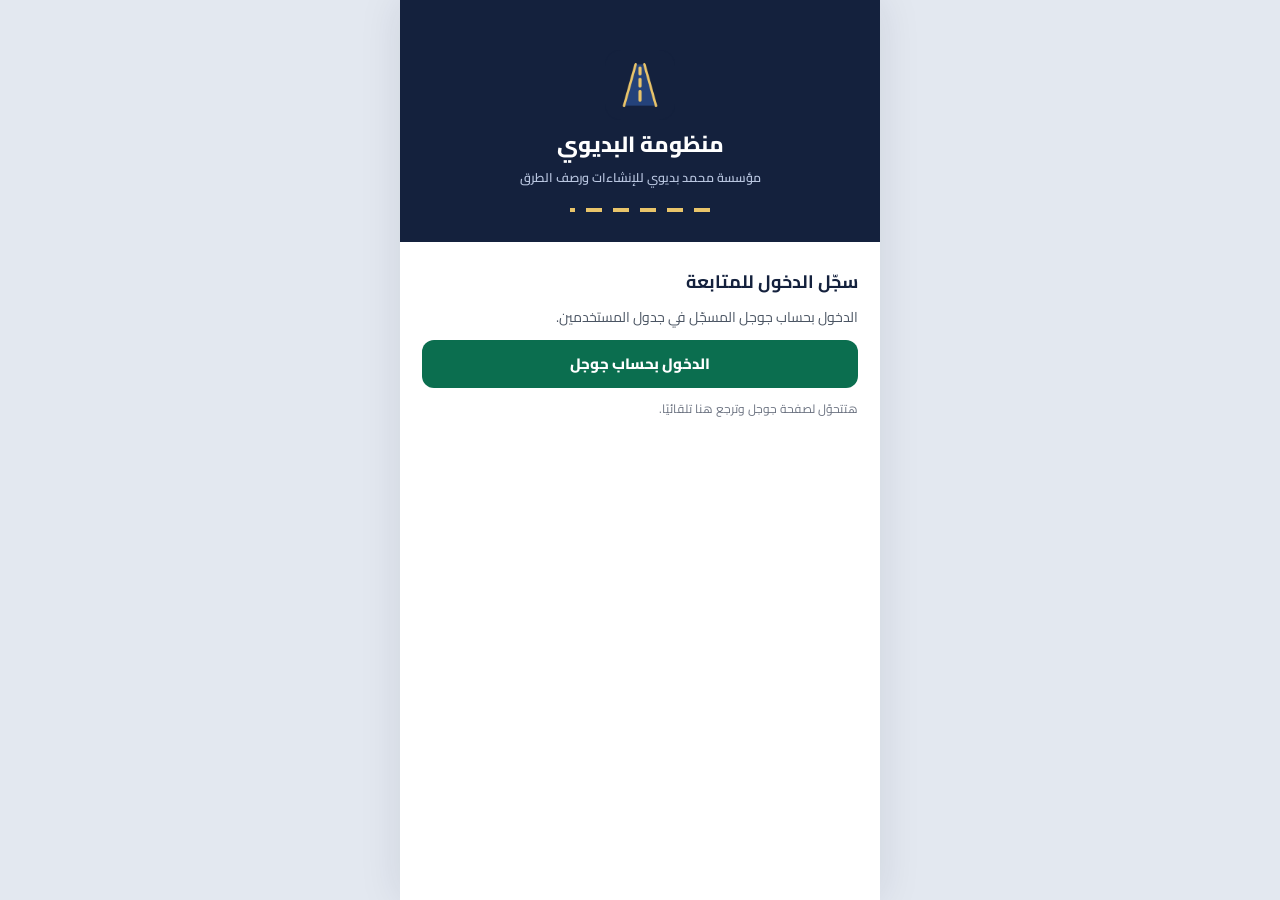
<file: index.html>
<!doctype html>
<html lang="ar" dir="rtl">
<head>
<meta charset="utf-8">
<meta name="viewport" content="width=device-width, initial-scale=1, viewport-fit=cover">
<title>منظومة البديوي</title>
<meta name="theme-color" content="#14213D">
<meta name="robots" content="noindex, nofollow">
<meta name="apple-mobile-web-app-capable" content="yes">
<meta name="apple-mobile-web-app-status-bar-style" content="black-translucent">
<meta name="apple-mobile-web-app-title" content="البديوي">
<link rel="manifest" href="manifest.webmanifest">
<link rel="icon" href="icons/icon-192.png">
<link rel="apple-touch-icon" href="icons/icon-180.png">
<link rel="preload" href="fonts/cairo-arabic-700-normal.woff2" as="font" type="font/woff2" crossorigin>
<link rel="stylesheet" href="css/fonts.css?v=7">
<link rel="stylesheet" href="css/app.css?v=7">
</head>
<body>
<div id="app" class="app">
  <div class="boot">
    <div class="boot-mark"><img src="icons/icon-192.png" alt="" width="76" height="76"></div>
    <div class="boot-name">منظومة البديوي</div>
    <div class="boot-note">جارٍ تجهيز التطبيق…</div>
  </div>
</div>
<div id="drawer-scrim" class="scrim" hidden></div>
<aside id="drawer" class="drawer" aria-label="القائمة" hidden></aside>
<div id="sheet" class="sheet" role="dialog" aria-modal="true" hidden></div>
<div id="toast" class="toast" role="status" hidden></div>
<noscript><p style="padding:24px;font-family:sans-serif">التطبيق يحتاج تشغيل JavaScript.</p></noscript>
<script src="js/config.js?v=7"></script>
<script src="js/sample.js?v=7"></script>
<script src="js/icons.js?v=7"></script>
<script src="js/pages.js?v=7"></script>
<script src="js/site.js?v=7"></script>
<script src="js/approve.js?v=7"></script>
<script src="js/finance.js?v=7"></script>
<script src="js/archive.js?v=7"></script>
<script src="js/desk.js?v=7"></script>
<script src="js/store.js?v=7"></script>
<script src="js/app.js?v=7"></script>
</body>
</html>
</file>
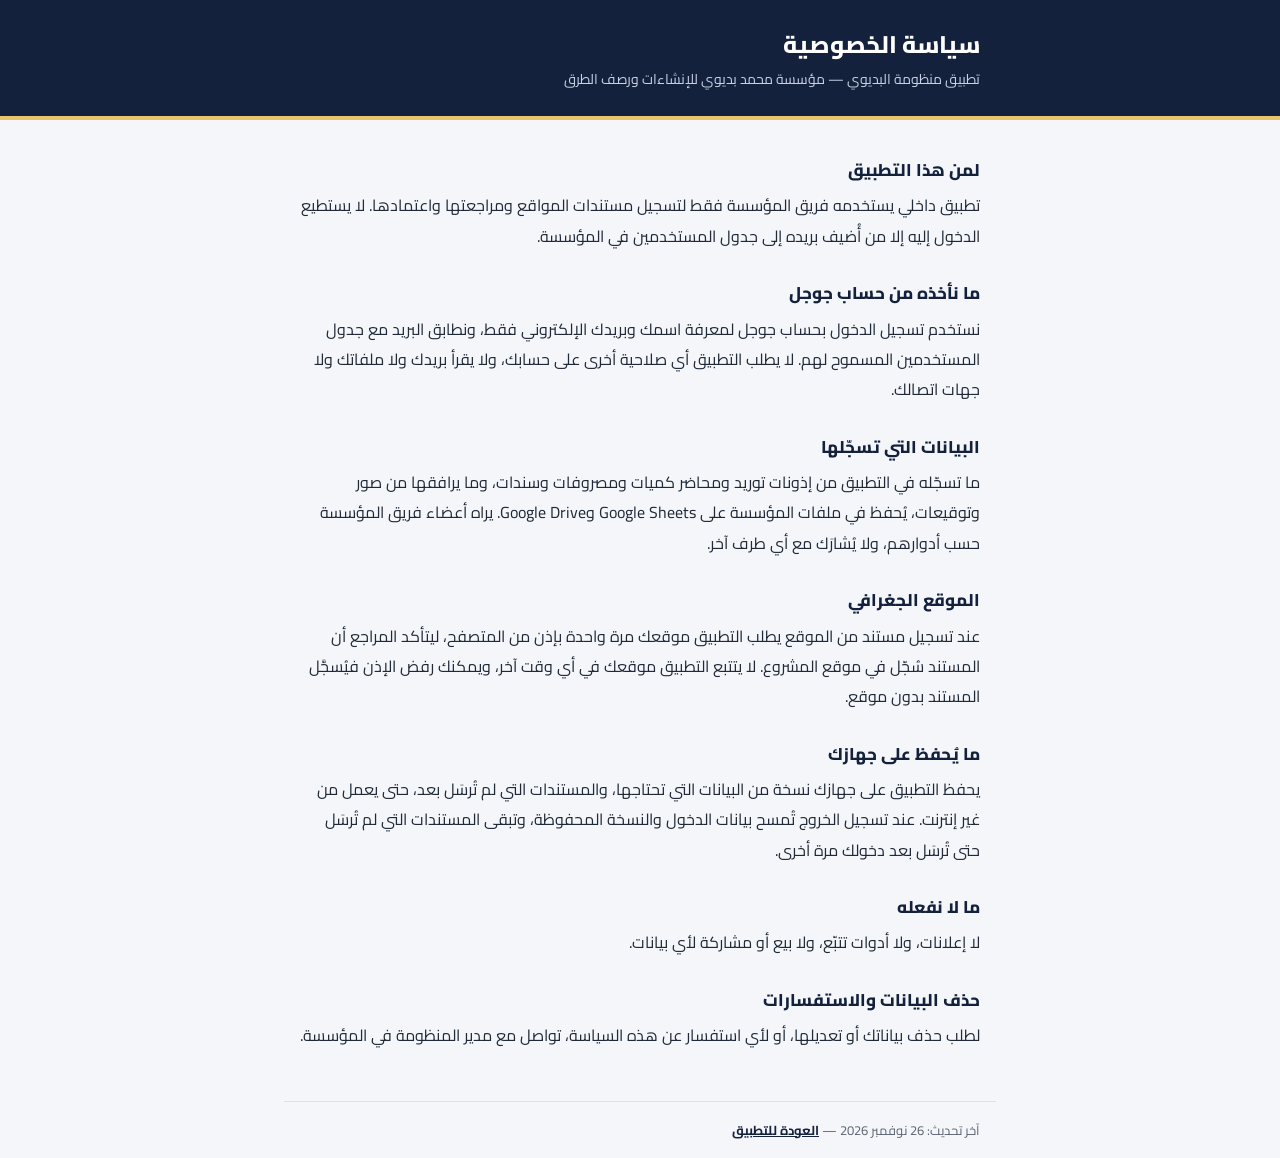
<file: privacy.html>
<!doctype html>
<html lang="ar" dir="rtl">
<head>
<meta charset="utf-8">
<meta name="viewport" content="width=device-width, initial-scale=1">
<title>سياسة الخصوصية — منظومة البديوي</title>
<link rel="stylesheet" href="css/fonts.css">
<style>
  :root { --navy: #14213D; --ink: #1F2937; --muted: #5B6472; --hair: #DCE2EC; --bg: #F4F6FA; --gold: #E9C46A; }
  html, body { margin: 0; background: var(--bg); color: var(--ink); }
  body { font-family: 'Cairo', 'Segoe UI', Tahoma, 'Noto Sans Arabic', Arial, sans-serif; font-size: 16px; line-height: 1.9; }
  header { background: var(--navy); color: #fff; padding: 28px max(16px, env(safe-area-inset-right)) 24px max(16px, env(safe-area-inset-left)); border-bottom: 4px solid var(--gold); }
  header div, main { max-width: 680px; margin: 0 auto; }
  h1 { margin: 0; font-size: 24px; font-weight: 800; line-height: 1.4; }
  header p { margin: 4px 0 0; color: #C9D2E3; font-size: 14px; }
  main { padding: 8px max(16px, env(safe-area-inset-right)) 40px max(16px, env(safe-area-inset-left)); }
  h2 { font-size: 17px; font-weight: 800; color: var(--navy); margin: 26px 0 4px; }
  p { margin: 0 0 10px; }
  footer { max-width: 680px; margin: 0 auto; padding: 16px; border-top: 1px solid var(--hair); color: var(--muted); font-size: 13px; }
  a { color: var(--navy); font-weight: 700; }
</style>
</head>
<body>
<header><div>
  <h1>سياسة الخصوصية</h1>
  <p>تطبيق منظومة البديوي — مؤسسة محمد بديوي للإنشاءات ورصف الطرق</p>
</div></header>
<main>
  <h2>لمن هذا التطبيق</h2>
  <p>تطبيق داخلي يستخدمه فريق المؤسسة فقط لتسجيل مستندات المواقع ومراجعتها واعتمادها. لا يستطيع الدخول إليه إلا من أُضيف بريده إلى جدول المستخدمين في المؤسسة.</p>

  <h2>ما نأخذه من حساب جوجل</h2>
  <p>نستخدم تسجيل الدخول بحساب جوجل لمعرفة اسمك وبريدك الإلكتروني فقط، ونطابق البريد مع جدول المستخدمين المسموح لهم. لا يطلب التطبيق أي صلاحية أخرى على حسابك، ولا يقرأ بريدك ولا ملفاتك ولا جهات اتصالك.</p>

  <h2>البيانات التي تسجّلها</h2>
  <p>ما تسجّله في التطبيق من إذونات توريد ومحاضر كميات ومصروفات وسندات، وما يرافقها من صور وتوقيعات، يُحفظ في ملفات المؤسسة على <bdi>Google Sheets</bdi> و<bdi>Google Drive</bdi>. يراه أعضاء فريق المؤسسة حسب أدوارهم، ولا يُشارَك مع أي طرف آخر.</p>

  <h2>الموقع الجغرافي</h2>
  <p>عند تسجيل مستند من الموقع يطلب التطبيق موقعك مرة واحدة بإذن من المتصفح، ليتأكد المراجع أن المستند سُجّل في موقع المشروع. لا يتتبع التطبيق موقعك في أي وقت آخر، ويمكنك رفض الإذن فيُسجَّل المستند بدون موقع.</p>

  <h2>ما يُحفظ على جهازك</h2>
  <p>يحفظ التطبيق على جهازك نسخة من البيانات التي تحتاجها، والمستندات التي لم تُرسَل بعد، حتى يعمل من غير إنترنت. عند تسجيل الخروج تُمسح بيانات الدخول والنسخة المحفوظة، وتبقى المستندات التي لم تُرسَل حتى تُرسَل بعد دخولك مرة أخرى.</p>

  <h2>ما لا نفعله</h2>
  <p>لا إعلانات، ولا أدوات تتبّع، ولا بيع أو مشاركة لأي بيانات.</p>

  <h2>حذف البيانات والاستفسارات</h2>
  <p>لطلب حذف بياناتك أو تعديلها، أو لأي استفسار عن هذه السياسة، تواصل مع مدير المنظومة في المؤسسة.</p>
</main>
<footer>آخر تحديث: 26 نوفمبر 2026 — <a href="./">العودة للتطبيق</a></footer>
</body>
</html>
</file>
<file: css/fonts.css>
/* خط Cairo — رخصة SIL OFL 1.1 (fonts/LICENSE.txt). ملفان لكل وزن: العربي واللاتيني. */
@font-face { font-family: 'Cairo'; font-style: normal; font-display: swap; font-weight: 400; src: url(../fonts/cairo-arabic-400-normal.woff2) format('woff2'); unicode-range: U+0600-06FF, U+0750-077F, U+0870-088E, U+0890-0891, U+0897-08E1, U+08E3-08FF, U+200C-200E, U+2010-2011, U+204F, U+2E41, U+FB50-FDFF, U+FE70-FE74, U+FE76-FEFC; }
@font-face { font-family: 'Cairo'; font-style: normal; font-display: swap; font-weight: 400; src: url(../fonts/cairo-latin-400-normal.woff2) format('woff2'); unicode-range: U+0000-00FF, U+0131, U+0152-0153, U+02BB-02BC, U+02C6, U+02DA, U+02DC, U+0304, U+0308, U+0329, U+2000-206F, U+20AC, U+2122, U+2191, U+2193, U+2212, U+2215, U+FEFF, U+FFFD; }
@font-face { font-family: 'Cairo'; font-style: normal; font-display: swap; font-weight: 600; src: url(../fonts/cairo-arabic-600-normal.woff2) format('woff2'); unicode-range: U+0600-06FF, U+0750-077F, U+0870-088E, U+0890-0891, U+0897-08E1, U+08E3-08FF, U+200C-200E, U+2010-2011, U+204F, U+2E41, U+FB50-FDFF, U+FE70-FE74, U+FE76-FEFC; }
@font-face { font-family: 'Cairo'; font-style: normal; font-display: swap; font-weight: 600; src: url(../fonts/cairo-latin-600-normal.woff2) format('woff2'); unicode-range: U+0000-00FF, U+0131, U+0152-0153, U+02BB-02BC, U+02C6, U+02DA, U+02DC, U+0304, U+0308, U+0329, U+2000-206F, U+20AC, U+2122, U+2191, U+2193, U+2212, U+2215, U+FEFF, U+FFFD; }
@font-face { font-family: 'Cairo'; font-style: normal; font-display: swap; font-weight: 700; src: url(../fonts/cairo-arabic-700-normal.woff2) format('woff2'); unicode-range: U+0600-06FF, U+0750-077F, U+0870-088E, U+0890-0891, U+0897-08E1, U+08E3-08FF, U+200C-200E, U+2010-2011, U+204F, U+2E41, U+FB50-FDFF, U+FE70-FE74, U+FE76-FEFC; }
@font-face { font-family: 'Cairo'; font-style: normal; font-display: swap; font-weight: 700; src: url(../fonts/cairo-latin-700-normal.woff2) format('woff2'); unicode-range: U+0000-00FF, U+0131, U+0152-0153, U+02BB-02BC, U+02C6, U+02DA, U+02DC, U+0304, U+0308, U+0329, U+2000-206F, U+20AC, U+2122, U+2191, U+2193, U+2212, U+2215, U+FEFF, U+FFFD; }
@font-face { font-family: 'Cairo'; font-style: normal; font-display: swap; font-weight: 800; src: url(../fonts/cairo-arabic-800-normal.woff2) format('woff2'); unicode-range: U+0600-06FF, U+0750-077F, U+0870-088E, U+0890-0891, U+0897-08E1, U+08E3-08FF, U+200C-200E, U+2010-2011, U+204F, U+2E41, U+FB50-FDFF, U+FE70-FE74, U+FE76-FEFC; }
@font-face { font-family: 'Cairo'; font-style: normal; font-display: swap; font-weight: 800; src: url(../fonts/cairo-latin-800-normal.woff2) format('woff2'); unicode-range: U+0000-00FF, U+0131, U+0152-0153, U+02BB-02BC, U+02C6, U+02DA, U+02DC, U+0304, U+0308, U+0329, U+2000-206F, U+20AC, U+2122, U+2191, U+2193, U+2212, U+2215, U+FEFF, U+FFFD; }
</file>
<file: css/app.css>
/* واجهة منظومة البديوي — ألوان ومقاسات «مقترح تصميم تطبيق منظومة البديوي» (لوحتا 6 و7) */
:root {
  --navy: #14213D;
  --navy-2: #1F3864;
  --navy-3: #0F1A31;
  --green: #0B6E4F;
  --green-bg: #E6F4EE;
  --green-line: #BFE3D2;
  --gold: #E9C46A;
  --gold-ink: #8A6508;
  --gold-bg: #FBF3DC;
  --gold-line: #F0DCA0;
  --red: #C00000;
  --red-ink: #9B0000;
  --red-bg: #FDECEC;
  --red-line: #F5C2C2;
  --blue-bg: #E8EDF7;
  --blue-line: #D2DBEA;
  --bg: #F4F6FA;
  --card: #FFFFFF;
  --ink: #1F2937;
  --ink-2: #374151;
  --muted: #6B7280;
  --faint: #9AA3B2;
  --line: #CCD4E0;
  --hair: #EEF1F5;
  --font: 'Cairo', 'Segoe UI', Tahoma, 'Noto Sans Arabic', Arial, sans-serif;
  --head-h: 56px;
  --nav-h: 64px;
  --sat: env(safe-area-inset-top, 0px);
  --sab: env(safe-area-inset-bottom, 0px);
}
* { box-sizing: border-box; -webkit-tap-highlight-color: transparent; }
html, body { margin: 0; min-height: 100%; background: #E3E8F0; }
body { font-family: var(--font); color: var(--ink); font-size: 15px; line-height: 1.5; -webkit-font-smoothing: antialiased; overscroll-behavior-y: none; }
button { font: inherit; color: inherit; background: none; border: 0; padding: 0; cursor: pointer; }
input, textarea, select { font: inherit; color: inherit; }
[hidden] { display: none !important; }
.ic { width: 22px; height: 22px; flex: none; }
.num { font-variant-numeric: tabular-nums; }
.ltr { direction: ltr; unicode-bidi: isolate; }
bdi { unicode-bidi: isolate; }
:focus-visible { outline: 2px solid var(--gold); outline-offset: 2px; }

.app { position: relative; max-width: 480px; min-height: 100vh; min-height: 100dvh; margin: 0 auto; background: var(--bg); display: flex; flex-direction: column; box-shadow: 0 0 40px rgba(20, 33, 61, .10); }

/* شاشة البداية */
.boot { flex: 1; min-height: 100vh; min-height: 100dvh; display: flex; flex-direction: column; align-items: center; justify-content: center; gap: 10px; background: var(--navy); color: #fff; }
.boot-mark img { width: 76px; height: 76px; display: block; }
.boot-name { font-size: 24px; font-weight: 800; margin-top: 6px; }
.boot-note { color: #B9C6E0; font-size: 13px; font-weight: 600; }
.lane { width: 140px; height: 4px; background: repeating-linear-gradient(to left, var(--gold) 0 16px, transparent 16px 27px); }

/* الرأس */
.head { position: sticky; top: 0; z-index: 30; background: var(--navy); color: #fff; padding-top: var(--sat); }
.head-row { height: var(--head-h); display: flex; align-items: center; gap: 2px; padding: 0 6px; }
.head h1 { margin: 0; font-size: 17px; font-weight: 700; flex: 1; min-width: 0; white-space: nowrap; overflow: hidden; text-overflow: ellipsis; padding-inline-start: 4px; }
.hbtn { width: 42px; height: 42px; display: grid; place-items: center; border-radius: 12px; color: #fff; position: relative; flex: none; }
.hbtn:active { background: rgba(255, 255, 255, .12); }
.hbtn.ghost { pointer-events: none; }
.h-count { position: absolute; top: 3px; inset-inline-end: 1px; min-width: 18px; height: 18px; border-radius: 9px; background: var(--gold); color: var(--navy); font-size: 11px; font-weight: 800; display: grid; place-items: center; padding: 0 4px; font-style: normal; }
.pbar { display: flex; align-items: center; gap: 7px; background: #E8EDF7; color: var(--navy); padding: 7px 14px; font-size: 12.5px; font-weight: 700; border-bottom: 1px solid #D9E0EA; }
.pbar .ic { width: 16px; height: 16px; color: var(--green); }
.pbar span { flex: 1; min-width: 0; white-space: nowrap; overflow: hidden; text-overflow: ellipsis; }
.pbar button { color: var(--navy-2); font-weight: 700; font-size: 12px; display: flex; align-items: center; gap: 2px; }
.pbar button .ic { width: 14px; height: 14px; color: inherit; }
.netbar { display: flex; align-items: center; gap: 8px; background: var(--gold-bg); color: #6B4E05; font-size: 12.5px; font-weight: 700; padding: 7px 14px; border-bottom: 1px solid var(--gold-line); }
.netbar span { flex: 1; }
.netbar button { color: var(--navy); text-decoration: underline; font-weight: 800; font-size: 12.5px; }

/* المحتوى */
.view { flex: 1; padding: 12px 12px calc(var(--nav-h) + var(--sab) + 18px); }
.view.flush { padding-inline: 0; padding-top: 0; }
.view.form-view { padding: 0 0 calc(86px + var(--sab)); background: #fff; }
.strip { display: flex; gap: 9px; align-items: flex-start; background: var(--blue-bg); border: 1px solid var(--blue-line); color: var(--navy); border-radius: 12px; padding: 9px 12px; font-size: 12.5px; line-height: 1.6; margin-bottom: 10px; }
.strip .ic { width: 18px; height: 18px; margin-top: 2px; }
.sect { display: flex; align-items: center; gap: 6px; font-size: 13.5px; font-weight: 800; color: var(--navy); margin: 14px 2px 7px; }
.sect .s { margin-inline-start: auto; font-size: 12px; color: var(--navy-2); font-weight: 700; }
.sect button.s { text-decoration: none; }
.card { background: var(--card); border: 1px solid #E1E6EE; border-radius: 14px; }
.pad { padding: 12px; }

/* التحية والأزرار الكبيرة */
.greet { display: flex; align-items: center; gap: 10px; border-inline-start: 4px solid var(--gold); padding: 10px 12px; }
.greet .g1 { font-size: 12px; color: var(--muted); font-weight: 700; }
.greet .g2 { font-size: 17px; font-weight: 800; color: var(--navy); line-height: 1.35; }
.greet .gd { margin-inline-start: auto; text-align: center; line-height: 1.3; font-size: 11.5px; color: var(--muted); font-weight: 700; }
.greet .gd b { display: block; font-size: 14px; color: var(--navy); }
.acts { display: flex; flex-direction: column; gap: 8px; margin-top: 10px; }
.act { display: flex; align-items: center; gap: 12px; border-radius: 15px; padding: 11px 14px; color: #fff; text-align: start; width: 100%; }
.act:active { filter: brightness(.95); }
.act .ai { width: 40px; height: 40px; border-radius: 12px; background: rgba(255, 255, 255, .16); display: grid; place-items: center; flex: none; }
.act .at { font-size: 15.5px; font-weight: 800; line-height: 1.35; display: block; }
.act .as { font-size: 12px; opacity: .88; line-height: 1.4; display: block; }
.act .cv { margin-inline-start: auto; opacity: .7; }
.act.green { background: var(--green); }
.act.navy { background: var(--navy); }
.act.gold { background: var(--gold); color: var(--navy); }
.act.gold .ai { background: rgba(20, 33, 61, .10); }
.minis { display: flex; gap: 8px; }
.mini { flex: 1; text-align: center; padding: 8px 6px; }
.mini b { display: block; font-size: 19px; font-weight: 800; color: var(--navy); line-height: 1.3; }
.mini span { font-size: 11.5px; color: var(--muted); font-weight: 700; }
.mini.gold b { color: var(--gold-ink); }

/* المؤشرات */
.kgrid { display: grid; grid-template-columns: 1fr 1fr; gap: 8px; }
.kpi { padding: 9px 12px; }
.kpi .kl { font-size: 12px; color: var(--muted); font-weight: 700; }
.kpi .kv { font-size: 20px; font-weight: 800; color: var(--navy); line-height: 1.3; white-space: nowrap; }
.kpi .ks { font-size: 11.5px; color: var(--muted); }
.kpi.muted .kv { color: var(--faint); }
.prog { height: 10px; border-radius: 6px; background: #E1E6EE; overflow: hidden; display: flex; }
.prog i { display: block; height: 100%; }

/* القوائم */
.list { background: #fff; border-top: 1px solid var(--hair); border-bottom: 1px solid var(--hair); }
.list.boxed { border: 1px solid #E1E6EE; border-radius: 14px; overflow: hidden; }
.row { display: flex; align-items: center; gap: 11px; padding: 10px 12px; border-bottom: 1px solid var(--hair); background: #fff; width: 100%; text-align: start; }
.row:last-child { border-bottom: 0; }
button.row:active { background: #F7F9FC; }
.ld { width: 40px; height: 40px; border-radius: 12px; display: grid; place-items: center; flex: none; }
.ld .ic { width: 20px; height: 20px; }
.t-green { background: var(--green-bg); color: var(--green); }
.t-navy { background: var(--blue-bg); color: var(--navy); }
.t-gold { background: var(--gold-bg); color: var(--gold-ink); }
.t-red { background: var(--red-bg); color: var(--red); }
.t-gray { background: #EEF0F3; color: #4B5563; }
.rm { flex: 1; min-width: 0; }
.rt, .rs, .rx { display: block; }
.rt { font-size: 14px; font-weight: 700; white-space: nowrap; overflow: hidden; text-overflow: ellipsis; }
.rs { font-size: 12.5px; color: #4B5563; white-space: nowrap; overflow: hidden; text-overflow: ellipsis; }
.rx { font-size: 11.5px; color: #8A94A8; white-space: nowrap; overflow: hidden; text-overflow: ellipsis; }
.rx.red { color: var(--red); font-weight: 700; }
.rx.gold { color: var(--gold-ink); font-weight: 700; }
.re { display: flex; flex-direction: column; align-items: flex-end; gap: 4px; flex: none; }
.amt { font-size: 13.5px; font-weight: 800; color: var(--navy); white-space: nowrap; }
.amt.red { color: var(--red); } .amt.green { color: var(--green); }
.gh { display: flex; align-items: center; gap: 8px; padding: 10px 14px 6px; font-size: 12.5px; font-weight: 800; color: var(--ink-2); }
.gh .n { background: #E1E6EE; border-radius: 999px; padding: 0 8px; font-size: 11.5px; }
.gh .s { margin-inline-start: auto; font-size: 11.5px; color: var(--muted); font-weight: 700; }
.gh.red { color: var(--red); } .gh.red .n { background: var(--red-bg); }
.gh.gold { color: var(--gold-ink); } .gh.gold .n { background: var(--gold-bg); }
.gh.green { color: var(--green); } .gh.green .n { background: var(--green-bg); }
.chip { display: inline-flex; align-items: center; gap: 4px; border-radius: 999px; padding: 1px 9px; font-size: 11.5px; font-weight: 800; white-space: nowrap; line-height: 1.7; }
.chip .ic { width: 12px; height: 12px; }
.c-reg { background: var(--gold-bg); color: var(--gold-ink); }
.c-ok { background: var(--green-bg); color: var(--green); }
.c-rej { background: var(--red-bg); color: var(--red); }
.c-void { background: #EEF0F3; color: var(--muted); }
.c-sync { background: var(--blue-bg); color: var(--navy-2); }
.c-rev { background: var(--gold-bg); color: var(--gold-ink); }
.thumb { width: 50px; height: 50px; border-radius: 11px; overflow: hidden; flex: none; border: 1px solid #E1E6EE; background: #DDE3EC; }
.thumb img, .thumb svg { width: 100%; height: 100%; object-fit: cover; display: block; }
.ra { display: flex; gap: 6px; flex: none; }
.ra button { width: 38px; height: 38px; border-radius: 50%; display: grid; place-items: center; }
.ra .y { background: var(--green-bg); color: var(--green); }
.ra .n { background: var(--red-bg); color: var(--red); }
.ra .ic { width: 18px; height: 18px; }
.tabs { display: flex; background: #fff; border-bottom: 1px solid #E1E6EE; position: sticky; top: calc(var(--head-h) + var(--sat)); z-index: 20; }
.tabs button { flex: 1; padding: 11px 0 9px; font-size: 13px; font-weight: 700; color: var(--muted); position: relative; }
.tabs button.on { color: var(--navy); }
.tabs button.on::after { content: ''; position: absolute; bottom: -1px; left: 18%; right: 18%; height: 3px; border-radius: 3px 3px 0 0; background: var(--navy); }
.tabs .cnt { display: inline-block; min-width: 18px; border-radius: 9px; background: var(--gold-bg); color: var(--gold-ink); font-size: 11px; margin-inline-start: 4px; padding: 0 5px; }
.srch { margin: 10px 12px; height: 42px; border-radius: 12px; background: #fff; border: 1px solid #D9E0EA; display: flex; align-items: center; gap: 8px; padding: 0 12px; color: #8A94A8; }
.srch input { border: 0; outline: 0; background: none; flex: 1; min-width: 0; font-size: 14px; color: var(--ink); }
.empty { text-align: center; padding: 60px 30px; color: #4B5563; font-size: 13.5px; line-height: 1.8; }
.empty b { display: block; font-size: 15.5px; color: var(--ink-2); margin-bottom: 4px; }

/* التنقل السفلي */
.nav { position: fixed; bottom: 0; left: 50%; transform: translateX(-50%); width: 100%; max-width: 480px; z-index: 30; background: #fff; border-top: 1px solid #E1E6EE; display: flex; padding-bottom: var(--sab); }
.nav button { flex: 1; height: var(--nav-h); display: flex; flex-direction: column; align-items: center; justify-content: center; gap: 3px; color: #8A94A8; font-size: 11px; font-weight: 700; position: relative; white-space: nowrap; }
.nav button .ic { width: 21px; height: 21px; }
.nav button.on { color: var(--navy); }
.nav button.on::before { content: ''; position: absolute; top: 0; width: 30px; height: 3px; border-radius: 0 0 3px 3px; background: var(--gold); }
.nav .dotc { position: absolute; top: 9px; inset-inline-start: calc(50% + 6px); min-width: 16px; height: 16px; border-radius: 8px; background: var(--gold); color: var(--navy); font-size: 10px; font-weight: 800; display: grid; place-items: center; padding: 0 3px; }
.fab { position: fixed; bottom: calc(var(--nav-h) + var(--sab) + 14px); inset-inline-end: max(16px, calc(50% - 240px + 16px)); width: 54px; height: 54px; border-radius: 17px; background: var(--green); color: #fff; display: grid; place-items: center; box-shadow: 0 8px 16px -6px rgba(11, 110, 79, .6); z-index: 25; }

/* الأزرار */
.btn { height: 48px; border-radius: 12px; display: inline-flex; align-items: center; justify-content: center; gap: 8px; font-weight: 800; font-size: 15px; padding: 0 18px; background: var(--green); color: #fff; }
.btn:disabled { background: #DCE2EA; color: #8A94A8; }
.btn.nv { background: var(--navy); }
.btn.out { background: #fff; color: var(--navy); border: 1.5px solid var(--navy); }
.btn.dng { background: #fff; color: var(--red); border: 1.5px solid var(--red); }
.btn.dngf { background: var(--red); }
.btn.gold { background: var(--gold); color: var(--navy); }
.btn.sm { height: 38px; font-size: 13.5px; border-radius: 10px; padding: 0 12px; }
.btn.wide { width: 100%; }
.btn .ic { width: 18px; height: 18px; }
.fbar { position: fixed; bottom: 0; left: 50%; transform: translateX(-50%); width: 100%; max-width: 480px; background: #fff; border-top: 1px solid #E1E6EE; padding: 10px 14px calc(12px + var(--sab)); display: flex; gap: 8px; z-index: 30; }
.fbar .btn { flex: 1; }
.fbar .btn.fit { flex: none; }

/* النماذج */
.form { padding: 12px 14px 4px; }
.fld { margin-bottom: 12px; }
.fl { font-size: 12.5px; font-weight: 700; color: var(--ink-2); margin-bottom: 5px; display: flex; align-items: center; gap: 4px; }
.fl .rq { color: var(--red); }
.fl .tag { margin-inline-start: auto; font-size: 10.5px; font-weight: 700; color: var(--navy-2); background: var(--blue-bg); border-radius: 6px; padding: 0 6px; }
.fb { min-height: 46px; border: 1px solid var(--line); border-radius: 11px; background: #fff; display: flex; align-items: center; gap: 8px; padding: 0 12px; width: 100%; text-align: start; }
.fb:focus-within { border: 2px solid var(--navy); padding: 0 11px; }
.fb input, .fb textarea { border: 0; outline: 0; background: none; flex: 1; min-width: 0; font-size: 15px; font-weight: 600; padding: 10px 0; }
.fb textarea { resize: none; min-height: 64px; line-height: 1.6; }
.fb .v { flex: 1; min-width: 0; font-weight: 600; font-size: 14.5px; white-space: nowrap; overflow: hidden; text-overflow: ellipsis; padding: 10px 0; }
.fb .v small { display: block; font-size: 11.5px; color: var(--muted); font-weight: 600; line-height: 1.3; }
.fb .plh { flex: 1; color: var(--faint); padding: 10px 0; }
.fb .u { color: #4B5563; font-weight: 800; font-size: 13px; flex: none; }
.fb .ic { color: var(--muted); width: 18px; height: 18px; }
.fb.auto { background: #F1F4F9; border-style: dashed; border-color: #B9C3D3; }
.fb.err { border: 1.5px solid var(--red); background: #FFF8F8; }
.fh { font-size: 11.5px; color: var(--muted); margin-top: 4px; line-height: 1.5; }
.fh.gold { color: var(--gold-ink); font-weight: 700; }
.fe { font-size: 11.5px; color: var(--red); margin-top: 4px; font-weight: 700; display: flex; gap: 4px; align-items: center; }
.fe .ic { width: 14px; height: 14px; }
.two { display: flex; gap: 8px; }
.two > .fld { flex: 1; min-width: 0; }
.seg { display: flex; gap: 6px; flex-wrap: wrap; }
.seg button { flex: 1 1 0; min-width: 0; height: 40px; border: 1px solid var(--line); border-radius: 10px; font-size: 13px; font-weight: 700; color: var(--ink-2); background: #fff; white-space: nowrap; padding: 0 6px; }
.seg button.on { background: var(--navy); border-color: var(--navy); color: #fff; }
.seg.g3 { display: grid; grid-template-columns: 1fr 1fr 1fr; }
.seg.g2 { display: grid; grid-template-columns: 1fr 1fr; }
.photo { position: relative; border-radius: 12px; overflow: hidden; border: 1px solid var(--line); height: 150px; background: #DDE3EC; }
.photo > img, .photo > svg { width: 100%; height: 100%; object-fit: cover; display: block; }
.photo .ov { position: absolute; bottom: 8px; inset-inline-start: 8px; background: rgba(20, 33, 61, .86); color: #fff; border-radius: 9px; padding: 3px 10px; font-size: 12px; font-weight: 700; display: flex; gap: 6px; align-items: center; }
.photo .ov .ic { width: 15px; height: 15px; }
.photo-empty { width: 100%; height: 120px; border: 1.5px dashed #9AA6B8; border-radius: 12px; background: #F8FAFC; display: flex; flex-direction: column; align-items: center; justify-content: center; gap: 3px; color: #4B5563; font-weight: 700; font-size: 13px; }
.photo-empty .ic { width: 26px; height: 26px; color: var(--navy-2); }
.photo-empty small { font-weight: 600; color: var(--muted); font-size: 11.5px; }
.photo-empty.err { border-color: var(--red); background: #FFF8F8; }
.file-in { position: absolute; width: 1px; height: 1px; opacity: 0; pointer-events: none; }
.sig { position: relative; height: 120px; border: 1px solid var(--line); border-radius: 12px; background: #fff; overflow: hidden; touch-action: none; }
.sig canvas { width: 100%; height: 100%; display: block; }
.sig .base { position: absolute; left: 20px; right: 20px; bottom: 26px; border-top: 1px dashed #D9E0EA; pointer-events: none; }
.sig .hint { position: absolute; inset: 0; display: grid; place-items: center; color: var(--faint); font-size: 13px; font-weight: 600; pointer-events: none; }
.sig .clr { position: absolute; bottom: 4px; inset-inline-start: 8px; font-size: 12px; color: var(--navy-2); font-weight: 700; display: flex; gap: 4px; align-items: center; padding: 4px; }
.sig .clr .ic { width: 15px; height: 15px; }
.sig.err { border: 1.5px solid var(--red); }
.locbox { display: flex; align-items: center; gap: 10px; border: 1px solid var(--line); border-radius: 12px; padding: 10px 12px; background: #fff; }
.locbox .ld { width: 36px; height: 36px; }
.locbox b { display: block; font-size: 13.5px; }
.locbox small { display: block; font-size: 12px; color: var(--muted); }
.locbox button { margin-inline-start: auto; color: var(--navy-2); font-weight: 800; font-size: 12.5px; }
.alert { display: flex; gap: 9px; align-items: flex-start; border-radius: 12px; padding: 9px 12px; font-size: 12.5px; line-height: 1.6; margin-bottom: 10px; }
.alert .ic { width: 17px; height: 17px; margin-top: 2px; }
.alert.warn { background: var(--gold-bg); color: #6B4E05; border: 1px solid var(--gold-line); }
.alert.ok { background: var(--green-bg); color: var(--green); border: 1px solid var(--green-line); }
.alert.err { background: var(--red-bg); color: var(--red-ink); border: 1px solid var(--red-line); }
.alert.info { background: var(--blue-bg); color: var(--navy); border: 1px solid var(--blue-line); }
.alert b { font-weight: 800; }

/* لوحة الاختيار (قائمة بحث تطلع من تحت) */
.sheet { position: fixed; inset: 0; z-index: 60; background: rgba(15, 26, 49, .55); display: flex; align-items: flex-end; justify-content: center; }
.sheet .panel { width: 100%; max-width: 480px; max-height: 86vh; max-height: 86dvh; background: var(--bg); border-radius: 20px 20px 0 0; display: flex; flex-direction: column; overflow: hidden; }
.sheet .ph { display: flex; align-items: center; gap: 8px; padding: 12px 14px 4px; }
.sheet .ph h2 { margin: 0; font-size: 16px; font-weight: 800; color: var(--navy); flex: 1; }
.sheet .ph button { width: 36px; height: 36px; border-radius: 10px; display: grid; place-items: center; color: var(--muted); }
.sheet .body { overflow-y: auto; flex: 1; padding-bottom: calc(14px + var(--sab)); }
.opt { display: flex; align-items: center; gap: 10px; width: 100%; padding: 11px 14px; border-bottom: 1px solid var(--hair); background: #fff; text-align: start; }
.opt.on { background: #EEF2F8; }
.opt .oc { color: var(--navy-2); font-weight: 800; font-size: 12.5px; flex: none; min-width: 52px; }
.opt .on2 { flex: 1; min-width: 0; font-weight: 600; font-size: 14px; }
.opt .on2 small { display: block; color: var(--muted); font-size: 11.5px; font-weight: 600; }
.opt .op { flex: none; font-weight: 800; font-size: 12.5px; color: #4B5563; }
.opt .op.red { color: var(--red); }
.opt .op.gold { color: var(--gold-ink); }
.dlg { background: #fff; border-radius: 18px; padding: 18px; width: calc(100% - 44px); max-width: 400px; margin: auto; }
.dlg h3 { margin: 0 0 6px; font-size: 16px; font-weight: 800; color: var(--navy); line-height: 1.5; }
.dlg p { margin: 0; font-size: 13.5px; color: var(--ink-2); line-height: 1.7; }
.dlg .acts2 { display: flex; gap: 8px; margin-top: 16px; }
.dlg .acts2 .btn { flex: 1; }
.sheet.center { align-items: center; }

/* القائمة الجانبية */
.scrim { position: fixed; inset: 0; background: rgba(15, 26, 49, .55); z-index: 50; }
.drawer { position: fixed; top: 0; bottom: 0; right: 0; width: min(300px, 86vw); background: #fff; z-index: 55; display: flex; flex-direction: column; overflow-y: auto; box-shadow: 0 0 30px rgba(0, 0, 0, .3); }
@media (min-width: 480px) { .drawer { right: calc(50% - 240px); } }
.dr-head { background: var(--navy); color: #fff; padding: calc(22px + var(--sat)) 18px 16px; display: flex; gap: 12px; align-items: center; }
.dr-head .mark { width: 46px; height: 46px; flex: none; }
.dr-head b { display: block; font-size: 16px; font-weight: 800; }
.dr-head small { display: block; font-size: 12px; color: #B9C6E0; }
.dr-item { display: flex; align-items: center; gap: 12px; width: 100%; padding: 11px 18px; font-size: 14px; font-weight: 600; text-align: start; }
.dr-item .ic { color: var(--navy-2); width: 20px; height: 20px; }
.dr-item small { display: block; font-size: 11.5px; color: var(--muted); font-weight: 600; }
.dr-item .end { margin-inline-start: auto; font-size: 12px; color: var(--faint); font-weight: 700; }
.dr-item:active { background: #F4F6FA; }
.dr-sep { height: 1px; background: #E1E6EE; margin: 6px 18px; }
.dr-lab { font-size: 11.5px; font-weight: 800; color: var(--muted); padding: 6px 18px 2px; }
.roles { display: grid; grid-template-columns: 1fr 1fr; gap: 6px; padding: 4px 18px 8px; }
.roles button { border: 1px solid var(--line); border-radius: 10px; padding: 7px 6px; font-size: 12.5px; font-weight: 700; color: var(--ink-2); }
.roles button.on { background: var(--navy); border-color: var(--navy); color: #fff; }
.dr-meta { padding: 10px 18px 18px; font-size: 11px; color: var(--faint); margin-top: auto; }

/* إعدادات وتفاصيل */
.lrow { display: flex; align-items: center; gap: 12px; padding: 12px 14px; border-bottom: 1px solid var(--hair); font-size: 14px; font-weight: 600; background: #fff; width: 100%; text-align: start; }
.lrow:last-child { border-bottom: 0; }
.lrow .ic { color: var(--navy-2); }
.lrow small { display: block; font-size: 11.5px; color: var(--muted); font-weight: 600; }
.lrow .e { margin-inline-start: auto; }
.tgl { width: 44px; height: 26px; border-radius: 13px; background: var(--green); position: relative; flex: none; margin-inline-start: auto; }
.tgl::after { content: ''; position: absolute; top: 3px; inset-inline-end: 3px; width: 20px; height: 20px; border-radius: 50%; background: #fff; transition: inset-inline-end .15s; }
.tgl.off { background: #CCD4E0; }
.tgl.off::after { inset-inline-end: 21px; }
.kv2 { display: grid; grid-template-columns: 1fr 1fr; gap: 8px 14px; }
.kv2 .k { font-size: 11.5px; color: var(--muted); font-weight: 700; }
.kv2 .v { font-size: 14.5px; font-weight: 800; color: var(--navy); }
.dhero { height: 210px; position: relative; background: #C9D1DC; }
.dhero > img, .dhero > svg { width: 100%; height: 100%; object-fit: cover; display: block; }
.dhero .ov { position: absolute; bottom: 9px; inset-inline-end: 10px; background: rgba(20, 33, 61, .82); color: #fff; border-radius: 9px; padding: 3px 10px; font-size: 12px; font-weight: 700; display: flex; gap: 6px; align-items: center; }
.dhero .ov .ic { width: 15px; height: 15px; }
.tlx { position: relative; padding-inline-start: 22px; }
.tlx::before { content: ''; position: absolute; inset-inline-start: 7px; top: 8px; bottom: 12px; width: 2px; background: #D9E0EA; }
.tlx .st { position: relative; padding-bottom: 10px; }
.tlx .st::before { content: ''; position: absolute; inset-inline-start: -21px; top: 6px; width: 12px; height: 12px; border-radius: 50%; background: var(--navy); border: 2px solid #fff; box-shadow: 0 0 0 1px var(--navy); }
.tlx .st.ok::before { background: var(--green); box-shadow: 0 0 0 1px var(--green); }
.tlx .st.rej::before { background: var(--red); box-shadow: 0 0 0 1px var(--red); }
.tlx .a { font-size: 13px; font-weight: 700; }
.tlx .b { font-size: 11.5px; color: var(--muted); }
button.dhero { display: block; width: 100%; }
.dmeta { display: flex; align-items: center; gap: 8px; flex-wrap: wrap; font-size: 12.5px; color: var(--muted); font-weight: 700; }
.dtitle { font-size: 17px; font-weight: 800; color: var(--navy); margin: 8px 0 10px; line-height: 1.45; }
.lockt { display: inline-flex; gap: 4px; align-items: center; font-size: 12px; }
.lockt .ic { width: 14px; height: 14px; }
.who { font-size: 12.5px; color: #4B5563; display: flex; gap: 6px; align-items: center; margin-top: 4px; }
.who .ic { width: 16px; height: 16px; color: var(--navy-2); }
.rmain { display: flex; align-items: center; gap: 11px; flex: 1; min-width: 0; text-align: start; }
.row > .cv .ic { width: 18px; height: 18px; }
.zoomwrap { width: 100%; max-width: 480px; padding: 12px; }
.zoom { border-radius: 12px; overflow: hidden; background: #0F1A31; }
.zoom img { display: block; width: 100%; max-height: 78vh; max-height: 78dvh; object-fit: contain; }
.zoom svg { display: block; width: 100%; height: auto; aspect-ratio: 16 / 9; }
.lines .ln { display: flex; gap: 8px; padding: 7px 0; border-bottom: 1px solid var(--hair); font-size: 12.5px; }
.lines .ln span { flex: 1; }
.lines .ln b { color: var(--navy); }

/* الكروت العامة للصفحات */
.pg-sec { margin-bottom: 14px; }
.pg-sec h3 { margin: 6px 2px 8px; font-size: 14px; font-weight: 800; color: var(--navy); display: flex; gap: 8px; align-items: center; }
.pg-sec h3 .ic { width: 18px; height: 18px; color: var(--navy-2); }
.pg { display: flex; align-items: center; gap: 10px; padding: 10px 12px; width: 100%; text-align: start; border-bottom: 1px solid var(--hair); background: #fff; }
.pg:last-child { border-bottom: 0; }
.pg .pc { flex: none; min-width: 34px; height: 26px; border-radius: 8px; background: var(--navy); color: var(--gold); font-weight: 800; font-size: 12.5px; display: grid; place-items: center; }
.pg .pn { flex: 1; min-width: 0; font-weight: 700; font-size: 14px; }
.pg .pn small { display: block; color: var(--muted); font-size: 11.5px; font-weight: 600; }
.pg .soon { font-size: 11px; font-weight: 800; color: var(--muted); background: #EEF0F3; border-radius: 999px; padding: 1px 8px; }
.pg.dim .pc { background: #CCD4E0; color: #fff; }

/* رسالة سريعة */
.toast { position: fixed; bottom: calc(var(--nav-h) + var(--sab) + 18px); left: 50%; transform: translateX(-50%); width: calc(100% - 28px); max-width: 452px; background: #243047; color: #fff; border-radius: 12px; padding: 12px 14px; font-size: 13.5px; font-weight: 600; z-index: 70; box-shadow: 0 10px 24px -10px rgba(0, 0, 0, .5); }

/* تسجيل الدخول */
.login { min-height: 100vh; min-height: 100dvh; display: flex; flex-direction: column; background: #fff; }
.login .top { background: var(--navy); color: #fff; padding: calc(50px + var(--sat)) 24px 30px; display: flex; flex-direction: column; align-items: center; gap: 8px; }
.login .top img { width: 70px; height: 70px; }
.login .top b { font-size: 22px; font-weight: 800; }
.login .top small { color: #B9C6E0; font-size: 12.5px; font-weight: 600; }
.login .box { padding: 26px 22px; display: flex; flex-direction: column; gap: 12px; }
.login .box h2 { margin: 0; font-size: 18px; color: var(--navy); }
.login .box p { margin: 0; color: #4B5563; font-size: 14px; }
.login-err { background: var(--red-bg); color: var(--red-ink); border-radius: 12px; padding: 10px 12px; font-size: 13px; font-weight: 600; }
.skeleton { background: linear-gradient(90deg, #E8ECF2 25%, #F1F4F8 50%, #E8ECF2 75%); background-size: 200% 100%; animation: sk 1.2s infinite; border-radius: 14px; height: 70px; margin-bottom: 10px; }
@keyframes sk { from { background-position: 200% 0; } to { background-position: -200% 0; } }
@media (prefers-reduced-motion: reduce) { .skeleton { animation: none; } .tgl::after { transition: none; } }

/* ---------- المرحلة التانية: المستخلصات والسندات والأطراف واللوحة ---------- */
.c-draft { background: var(--blue-bg); color: var(--navy-2); }
.view.withbar { padding-bottom: calc(86px + var(--sab)); }
.netl { display: flex; justify-content: space-between; align-items: baseline; gap: 10px; margin-top: 10px; padding-top: 10px; border-top: 1px solid var(--hair); font-weight: 800; color: var(--navy); font-size: 13.5px; }
.netl b { font-size: 19px; white-space: nowrap; }
.steps2 { display: grid; grid-template-columns: 1fr 1fr; gap: 8px; margin-top: 10px; }
.step { border-radius: 12px; padding: 8px 10px; font-size: 12px; line-height: 1.55; border: 1px solid; }
.step b { display: flex; align-items: center; gap: 5px; font-size: 13px; }
.step b .ic { width: 15px; height: 15px; flex: none; }
.step.done { background: var(--green-bg); border-color: var(--green-line); color: var(--green); }
.step.wait { background: var(--gold-bg); border-color: var(--gold-line); color: var(--gold-ink); }
.step.idle { background: #F4F6FA; border-color: #E1E6EE; color: var(--muted); }
.lines .ln { align-items: baseline; }
.lines .ln:last-child { border-bottom: 0; }
.lines .ln small { display: block; color: var(--muted); font-size: 11.5px; font-weight: 600; }
.lines .ln b { white-space: nowrap; }
.lines .ln b.red { color: var(--red); }
.kv3 { display: grid; grid-template-columns: repeat(3, minmax(0, 1fr)); gap: 8px 10px; }
.kv3 .k { font-size: 11.5px; color: var(--muted); font-weight: 700; }
.kv3 .v { font-size: 13.5px; font-weight: 800; color: var(--navy); white-space: nowrap; overflow: hidden; text-overflow: ellipsis; }
.bal { font-size: 13.5px; font-weight: 800; white-space: nowrap; color: var(--navy); }
.bal.green { color: var(--green); } .bal.red { color: var(--red); } .bal.gray { color: var(--muted); }
.ball { display: block; font-size: 11px; color: var(--muted); font-weight: 700; text-align: end; white-space: nowrap; }
.balbig { display: flex; justify-content: space-between; align-items: flex-start; margin-top: 10px; padding-top: 10px; border-top: 1px solid var(--hair); }
.balbig > span:first-child { font-size: 12.5px; font-weight: 800; color: var(--ink-2); }
.balbig .bal { font-size: 18px; }
.pcard { display: flex; gap: 12px; align-items: center; }
.pcard .pn { font-size: 17px; font-weight: 800; color: var(--navy); line-height: 1.35; }
.pcard .pt { font-size: 12px; color: var(--muted); font-weight: 700; }
.pact { display: flex; gap: 8px; margin-top: 12px; }
.pact .btn { flex: 1; text-decoration: none; }
.hrow { display: flex; align-items: center; justify-content: space-between; gap: 10px; padding: 9px 0; border-bottom: 1px solid var(--hair); font-size: 13px; width: 100%; text-align: start; }
.hrow:last-child { border-bottom: 0; }
.hrow > span { font-weight: 700; color: var(--ink-2); }
.hrow > b { white-space: nowrap; color: var(--navy); }
.gbtn { width: 100%; text-align: start; background: #fff; border-top: 1px solid var(--hair); padding-bottom: 10px; }
.gbtn .s { display: inline-flex; align-items: center; gap: 2px; color: var(--navy-2); }
.gbtn .s .ic { width: 14px; height: 14px; }
.gnote { text-align: center; font-size: 12px; color: var(--faint); padding: 4px 10px 14px; }
.sumc { padding: 10px 12px; border-color: var(--blue-line); background: var(--blue-bg); margin-bottom: 12px; }
.sumc .sh { font-size: 12px; font-weight: 700; color: var(--navy-2); }
.sumc .sn { font-size: 21px; font-weight: 800; color: var(--navy); line-height: 1.4; }
.sumc .sn small { font-size: 12px; color: var(--muted); font-weight: 700; margin-inline-start: 6px; }
.sumc .sf { display: flex; align-items: center; justify-content: space-between; gap: 8px; flex-wrap: wrap; font-size: 12.5px; color: var(--ink-2); }
.sumc .sf b { color: var(--navy); }
.sumc .sf button { color: var(--navy-2); font-weight: 800; text-decoration: underline; font-size: 12.5px; }
.sumc .lines { margin-top: 8px; background: #fff; border-radius: 10px; padding: 0 10px; }
.upd { display: flex; align-items: center; gap: 6px; font-size: 12px; color: var(--muted); font-weight: 700; margin: 0 2px 10px; }
.upd .ic { width: 14px; height: 14px; }
/* أعمدة أفقية: لون واحد، 10 بكسل، طرف البيانات مدوّر 4 بكسل والقاعدة مربعة (القاعدة يمين في العربي) */
.bars { display: flex; flex-direction: column; gap: 10px; }
.bar { display: grid; grid-template-columns: minmax(0, 1fr) auto; gap: 3px 10px; align-items: center; font-size: 12.5px; }
.bar .bl { font-weight: 700; color: var(--ink-2); white-space: nowrap; overflow: hidden; text-overflow: ellipsis; }
.bar .bv { font-weight: 800; color: var(--navy); white-space: nowrap; }
.bar .bt { grid-column: 1 / -1; height: 10px; }
.bar .bt i { display: block; height: 100%; background: var(--navy-2); border-start-end-radius: 4px; border-end-end-radius: 4px; }
.dnote { font-size: 11.5px; color: var(--muted); margin-top: 10px; line-height: 1.6; }

/* PDF المستخلص (6.1) */
.pdfrow { display: flex; align-items: center; gap: 10px; width: 100%; text-align: start; font-size: 13.5px; font-weight: 700; color: var(--ink); padding: 2px 0; }
.pdfrow .ic { width: 20px; height: 20px; color: var(--navy); flex: none; }
.pdfrow small { display: block; font-size: 12px; font-weight: 400; color: var(--muted); margin-top: 2px; }

/* أرشيف المستندات (5.3) */
.srch { display: flex; align-items: center; gap: 8px; background: #fff; border: 1px solid #DCE2EC; border-radius: 12px; padding: 0 12px; margin: 2px 0 12px; }
.srch .ic { width: 18px; height: 18px; color: var(--muted); flex: none; }
.srch input { flex: 1; min-width: 0; border: 0; outline: 0; background: transparent; font: inherit; font-size: 14px; padding: 11px 0; color: var(--ink); }
.srch:focus-within { border-color: var(--navy); box-shadow: 0 0 0 3px rgba(20, 33, 61, .12); }
.arcs { display: grid; grid-template-columns: repeat(2, minmax(0, 1fr)); gap: 10px; margin: 6px 0 14px; }
.arc { display: flex; flex-direction: column; background: #fff; border: 1px solid #E1E6EE; border-radius: 12px; overflow: hidden; text-align: start; padding: 0; }
.arc .th { display: block; aspect-ratio: 4 / 3; background: #DCE2EC; overflow: hidden; }
.arc .th img, .arc .th svg { display: block; width: 100%; height: 100%; object-fit: cover; }
.arc .tx { display: block; padding: 8px 10px 10px; font-size: 13px; }
.arc .tx b { font-weight: 800; color: var(--ink); margin-inline-end: 6px; }
.arc .tx .chip { transform: scale(.88); transform-origin: right center; }
.arc .tx small { display: block; color: var(--muted); font-size: 11.5px; line-height: 1.5; overflow: hidden; text-overflow: ellipsis; white-space: nowrap; }
.arc:focus-visible { outline: 3px solid var(--navy); outline-offset: 2px; }
.zcap { background: #fff; border-radius: 12px; padding: 10px 12px; margin: 8px 0; font-size: 13px; color: var(--ink-2); line-height: 1.7; }
.zcap b { display: block; color: var(--ink); font-size: 14px; }
@media (min-width: 700px) { .arcs { grid-template-columns: repeat(3, minmax(0, 1fr)); } }

/* العرض على الكمبيوتر (5.2): على الموبايل الأجزاء تحت بعض، ومن 1024 بكسل ثلاث أعمدة بطول الشاشة */
.desk { display: flex; flex-direction: column; gap: 10px; padding: 10px 10px calc(var(--nav-h) + var(--sab) + 16px); }
.dk-side { display: flex; gap: 6px; overflow-x: auto; scrollbar-width: none; padding: 1px; }
.dk-side::-webkit-scrollbar { display: none; }
.dk-side button { flex: none; display: flex; align-items: center; gap: 7px; min-height: 40px; padding: 0 12px; border-radius: 10px; background: #fff; border: 1px solid #DCE2EC; font-size: 13.5px; font-weight: 700; color: var(--ink-2); white-space: nowrap; text-align: start; }
.dk-side button .ic { width: 18px; height: 18px; color: var(--muted); }
.dk-side button span { flex: 1; }
.dk-side button i { font-style: normal; font-size: 11.5px; font-weight: 800; min-width: 22px; height: 20px; padding: 0 6px; border-radius: 10px; background: var(--hair); color: var(--ink-2); display: grid; place-items: center; font-variant-numeric: tabular-nums; }
.dk-side button.on { background: var(--navy); border-color: var(--navy); color: #fff; }
.dk-side button.on .ic { color: var(--gold); }
.dk-side button.on i { background: var(--gold); color: var(--navy); }
.dk-side hr, .dk-side hr ~ button { display: none; }
.dk-main, .dk-det { background: #fff; border: 1px solid #E1E6EE; border-radius: 14px; min-width: 0; }
.dk-main { display: flex; flex-direction: column; overflow: hidden; }
.dk-bar { display: flex; flex-wrap: wrap; align-items: center; gap: 8px 10px; padding: 10px 12px; border-bottom: 1px solid var(--hair); }
.dk-bar h2 { margin: 0; font-size: 16px; font-weight: 800; color: var(--navy); flex: 1 1 100%; }
.dk-bar h2 span { color: var(--muted); font-weight: 700; font-size: 13px; margin-inline-start: 4px; font-variant-numeric: tabular-nums; }
.dk-bar .srch { flex: 1 1 220px; margin: 0; }
.dk-bar select { height: 44px; border: 1px solid #DCE2EC; border-radius: 12px; background: #fff; padding: 0 10px; font-size: 13.5px; font-weight: 600; color: var(--ink-2); max-width: 100%; }
.dk-bar select:focus-visible { outline: 2px solid var(--gold); outline-offset: 1px; }
.dk-hint { margin: 0; padding: 8px 12px; font-size: 12.5px; font-weight: 600; color: var(--gold-ink); background: var(--gold-bg); border-bottom: 1px solid var(--gold-line); }
.dk-tbl { overflow: auto; max-height: 62vh; max-height: 62dvh; }
.dk-tbl table { width: 100%; min-width: 640px; table-layout: fixed; border-collapse: separate; border-spacing: 0; font-size: 13.5px; }
.dk-tbl .c-id { width: 88px; } .dk-tbl .c-dt { width: 94px; } .dk-tbl .c-n { width: 100px; } .dk-tbl .c-st { width: 120px; }
.dk-tbl th { position: sticky; top: 0; z-index: 1; background: #F7F9FC; text-align: start; font-size: 12px; font-weight: 700; color: var(--muted); padding: 9px 10px; border-bottom: 1px solid #DCE2EC; white-space: nowrap; }
.dk-tbl th button { display: block; width: 100%; text-align: start; font-weight: 700; color: var(--ink-2); border-radius: 4px; }
.dk-tbl th[aria-sort="ascending"] button, .dk-tbl th[aria-sort="descending"] button { color: var(--navy); }
.dk-tbl th.n, .dk-tbl th.n button { text-align: end; }
.dk-tbl td { padding: 0 10px; height: 44px; border-bottom: 1px solid var(--hair); white-space: nowrap; overflow: hidden; text-overflow: ellipsis; color: var(--ink-2); }
.dk-tbl td.n { text-align: end; font-variant-numeric: tabular-nums; font-weight: 600; color: var(--ink); }
.dk-tbl td .chip { padding: 0 7px; font-size: 11px; }
.dk-tbl td:last-child { text-overflow: clip; padding-inline-end: 6px; }
.dk-tbl tbody tr { cursor: pointer; }
.dk-tbl tbody tr:hover td { background: #F7F9FC; }
.dk-tbl tbody tr.sel td { background: var(--blue-bg); }
.dk-tbl tbody tr.sel td:first-child { box-shadow: inset -3px 0 0 var(--navy); }
.dk-tbl .rid { font-weight: 800; color: var(--ink); font-variant-numeric: tabular-nums; padding: 4px 2px; border-radius: 4px; }
.dk-tbl tr.none td { white-space: normal; text-align: center; color: var(--muted); height: auto; padding: 32px 12px; cursor: default; background: #fff; }
.dk-det { overflow: hidden; display: flex; flex-direction: column; }
.dk-det .dhero { height: 200px; }
.dk-doc { flex: 1; }
.dk-pad { padding: 14px; }
.dk-h { margin: 8px 0 12px; font-size: 18px; font-weight: 800; color: var(--ink); }
.dk-kv { display: grid; grid-template-columns: 1fr 1fr; gap: 10px 14px; }
.dk-kv span { display: block; font-size: 12px; color: var(--muted); font-weight: 600; }
.dk-kv b { display: block; font-size: 14px; font-weight: 700; color: var(--ink); overflow-wrap: anywhere; }
.dk-note { margin: 14px 0 0; font-size: 12.5px; color: var(--muted); }
.dk-acts { display: flex; gap: 8px; padding: 10px 14px; border-top: 1px solid var(--hair); background: #fff; position: sticky; bottom: 0; }
.dk-open { display: flex; align-items: center; justify-content: center; gap: 7px; width: 100%; min-height: 46px; padding: 10px; border-top: 1px solid var(--hair); color: var(--navy-2); font-weight: 700; font-size: 13.5px; }
.dk-open .ic { width: 18px; height: 18px; }
.dk-ph { display: block; width: 100%; height: 200px; background: #DCE2EC; overflow: hidden; }
.dk-ph img, .dk-ph svg { display: block; width: 100%; height: 100%; object-fit: cover; }
.dk-empty { display: flex; flex-direction: column; align-items: center; justify-content: center; text-align: center; gap: 6px; padding: 40px 24px; color: var(--muted); font-size: 13.5px; flex: 1; }
.dk-empty .ic { width: 30px; height: 30px; color: var(--faint); }
.dk-empty b { color: var(--ink-2); font-size: 15px; }
.deskcta { display: none; }
@media (min-width: 1024px) {
  .deskcta { display: flex; align-items: center; gap: 12px; width: 100%; margin: 4px 0 6px; padding: 12px 14px; border-radius: 14px; background: #fff; border: 1px solid var(--blue-line); text-align: start; }
  .deskcta > .ic { width: 26px; height: 26px; color: var(--navy-2); }
  .deskcta > .ic:last-child { width: 18px; height: 18px; color: var(--muted); }
  .deskcta span { flex: 1; font-size: 12.5px; color: var(--muted); }
  .deskcta b { display: block; font-size: 14px; color: var(--navy); }
  .deskcta:hover { border-color: var(--navy-2); }
  body.is-desk .app { max-width: 1480px; height: 100vh; height: 100dvh; }
  body.is-desk .nav { display: none; }
  body.is-desk .toast { bottom: 24px; }
  body.is-desk .drawer { right: max(0px, calc(50% - 740px)); }
  .desk { flex: 1; min-height: 0; display: grid; grid-template-columns: minmax(0, 1fr) minmax(340px, 34%); grid-template-rows: auto minmax(0, 1fr); gap: 12px; padding: 12px; }
  .dk-side { grid-column: 1 / -1; }
  .dk-bar h2 { flex: 0 1 auto; margin-inline-end: auto; }
  .dk-bar .srch { flex: 0 1 300px; }
  .dk-tbl { flex: 1; min-height: 0; max-height: none; }
  .dk-det { overflow-y: auto; }
}
@media (min-width: 1024px) and (max-width: 1199px) {
  .desk { grid-template-columns: minmax(0, 1fr) minmax(300px, 32%); }
  .dk-tbl .c-id { width: 88px; } .dk-tbl .c-dt { width: 90px; } .dk-tbl .c-n { width: 92px; } .dk-tbl .c-st { width: 110px; }
}
/* من 1400 بكسل: قائمة السجلات عمود جانبي، ومعاها روابط باقي الشاشات */
@media (min-width: 1400px) {
  .desk { grid-template-columns: 196px minmax(0, 1fr) minmax(360px, 30%); grid-template-rows: minmax(0, 1fr); }
  .dk-side { grid-column: auto; flex-direction: column; overflow: auto; gap: 2px; }
  .dk-side button { width: 100%; background: transparent; border-color: transparent; min-height: 42px; }
  .dk-side button:not(.on):hover { background: #E8EDF5; }
  .dk-side hr { display: block; border: 0; border-top: 1px solid #D5DCE7; margin: 10px 6px; }
  .dk-side hr ~ button { display: flex; font-weight: 600; color: var(--muted); }
}

/* مخزن الموقع (6.4) */
button.mini { font: inherit; color: inherit; border: 1px solid #E1E6EE; }
.mini.on { border-color: var(--navy); box-shadow: inset 0 0 0 1px var(--navy); }
.mini.red b { color: var(--red); }
.stool { display: flex; gap: 8px; align-items: center; margin: 10px 0 8px; }
.stool .srch { margin: 0; flex: 1; }
.stool .btn.sm { height: 42px; }
.scats { display: flex; gap: 6px; overflow-x: auto; padding: 0 0 10px; scrollbar-width: none; }
.scats::-webkit-scrollbar { display: none; }
.scats button { flex: none; border: 1px solid #D9E0EA; background: #fff; border-radius: 999px; padding: 5px 12px; font-size: 12.5px; font-weight: 700; color: var(--ink-2); white-space: nowrap; }
.scats button.on { background: var(--navy); border-color: var(--navy); color: #fff; }
.scats .n { font-size: 11px; opacity: .7; margin-inline-start: 5px; font-variant-numeric: tabular-nums; }
.sbal { font-size: 17px; font-weight: 800; color: var(--navy); line-height: 1.15; white-space: nowrap; font-variant-numeric: tabular-nums; }
.sbal small { font-size: 11px; font-weight: 700; color: var(--muted); margin-inline-start: 3px; }
.sbal.gold { color: var(--gold-ink); }
.sbal.red { color: var(--red); }
.shead { display: flex; align-items: flex-start; gap: 12px; }
.shead .nm { flex: 1; min-width: 0; font-size: 15.5px; font-weight: 800; color: var(--navy); line-height: 1.45; }
.shead .nm small { display: block; font-size: 12px; color: var(--muted); font-weight: 700; margin-top: 2px; }
.sbig { font-size: 30px; font-weight: 800; color: var(--navy); line-height: 1.05; text-align: end; white-space: nowrap; font-variant-numeric: tabular-nums; }
.sbig small { display: block; font-size: 11.5px; color: var(--muted); font-weight: 700; margin-top: 3px; }
.sbig.gold { color: var(--gold-ink); }
.sbig.red { color: var(--red); }
.skv { display: flex; justify-content: space-between; gap: 8px; font-size: 12px; color: var(--muted); font-weight: 700; margin-top: 8px; }
.skv b { color: var(--navy); font-weight: 800; font-variant-numeric: tabular-nums; }
.sacts { display: flex; gap: 8px; margin-top: 10px; }
.sacts .btn { flex: 1; padding: 0 10px; font-size: 14px; }
.fab.xt { width: auto; padding: 0 18px; gap: 8px; display: flex; align-items: center; font-weight: 800; font-size: 14.5px; }
.fab.xt .ic { width: 20px; height: 20px; }
.storecta { display: flex; align-items: center; gap: 11px; width: 100%; margin-top: 10px; padding: 10px 12px; border-radius: 14px; background: #fff; border: 1px solid #E1E6EE; text-align: start; }
.storecta > span:not(.ld) { flex: 1; min-width: 0; font-size: 12.5px; color: var(--muted); line-height: 1.5; }
.storecta b { display: block; font-size: 14px; color: var(--navy); }
.storecta > .ic { width: 18px; height: 18px; color: var(--muted); }
.view.has-fab { padding-bottom: calc(var(--nav-h) + var(--sab) + 84px); }
</file>
